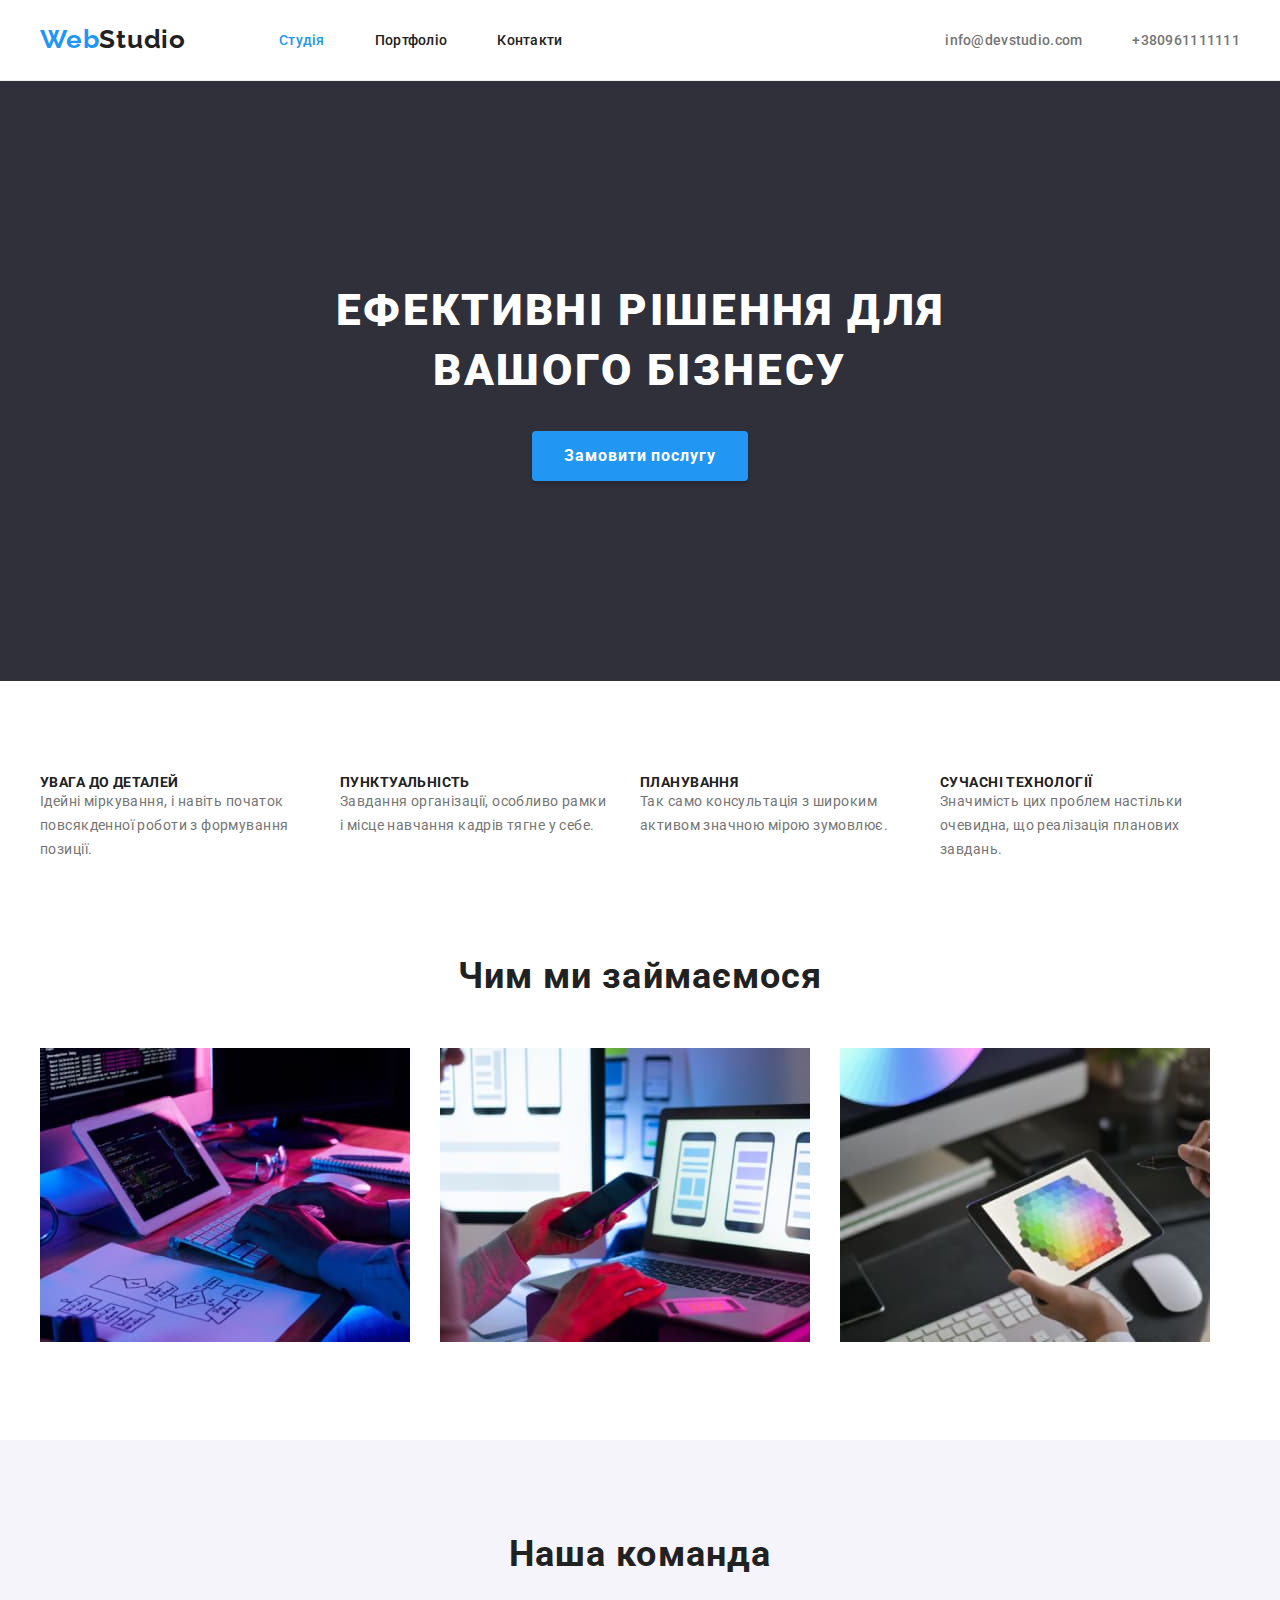
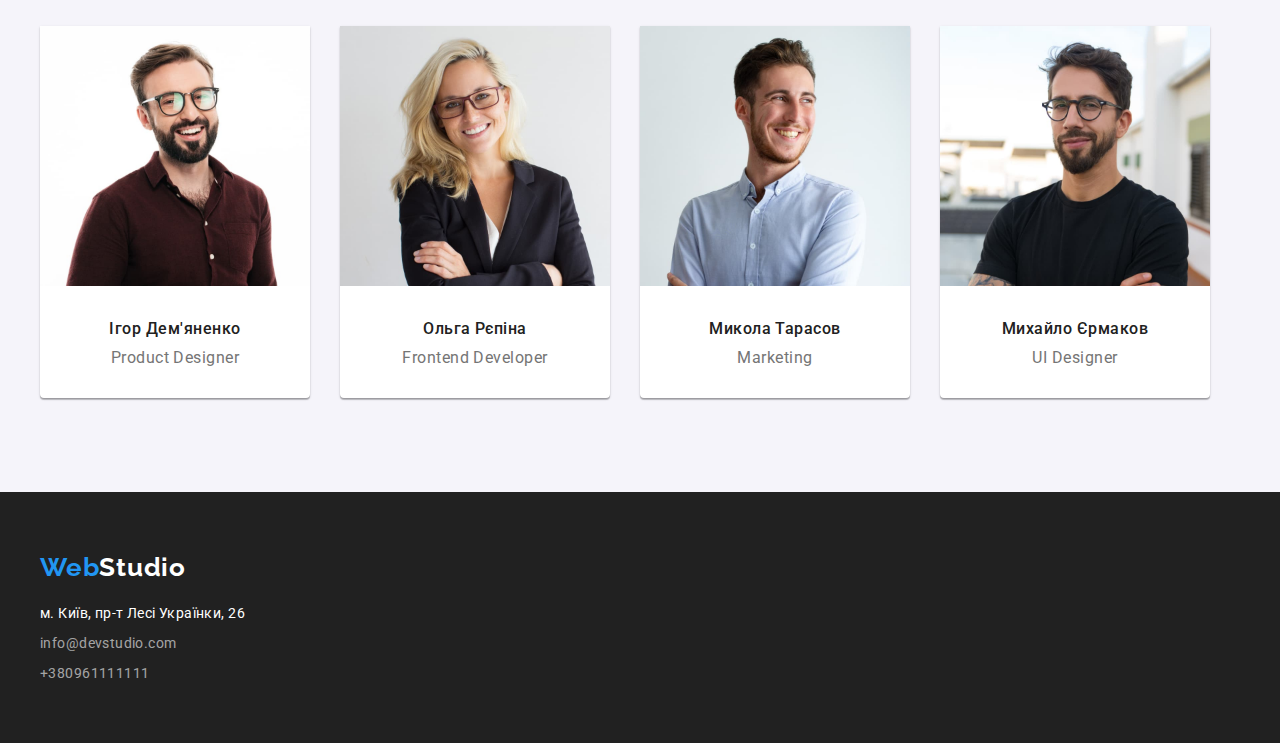
<file: index.html>
<!DOCTYPE html>
<html lang="en">
  <head>
    <meta charset="UTF-8" />
    <meta http-equiv="X-UA-Compatible" content="IE=edge" />
    <meta name="viewport" content="width=device-width, initial-scale=1.0" />
    <title>Document</title>
    <link rel="preconnect" href="https://fonts.googleapis.com" />
    <link rel="preconnect" href="https://fonts.gstatic.com" crossorigin />
    <link
      rel="stylesheet"
      href="https://cdnjs.cloudflare.com/ajax/libs/modern-normalize/1.1.0/modern-normalize.min.css"
      integrity="sha512-wpPYUAdjBVSE4KJnH1VR1HeZfpl1ub8YT/NKx4PuQ5NmX2tKuGu6U/JRp5y+Y8XG2tV+wKQpNHVUX03MfMFn9Q=="
      crossorigin="anonymous"
      referrerpolicy="no-referrer"
    />
    <link
      href="https://fonts.googleapis.com/css2?family=Raleway:wght@700&family=Roboto:wght@400;500;700;900&display=swap"
      rel="stylesheet"
    />
    <link rel="stylesheet" href="./css/style.css" />
  </head>
  <body>
    <header class="header">
      <div class="container flex">
        <a class="logo" href="./index.html" target="blank"><span class="web">Web</span>Studio </a>
        <nav class="navigation">
          <ul class="site-nav">
            <li><a class="site-nav-link active" href="./index.html">Студія</a></li>
            <li><a class="site-nav-link" href="./portfolio.html">Портфоліо</a></li>
            <li><a class="site-nav-link" href="#">Контакти</a></li>
          </ul>
        </nav>
        <ul class="contacts">
          <li><a class="contact" href="mailto:info@devstudio.com">info@devstudio.com</a></li>
          <li><a class="contact" href="tel:380961111111">+380961111111</a></li>
        </ul>
      </div>
    </header>
    <main>
      <section class="bisnes">
        <div class="container">
          <h1 class="bisnes-title">Ефективні рішення для вашого бізнесу</h1>
          <button type="button" class="bisnes-button">Замовити послугу</button>
        </div>
      </section>
      <section class="advan section">
        <div class="container">
          <h2 class="hidden">Наші переваги</h2>
          <ul class="advan-list">
            <li class="advan-item">
              <h3 class="advan-title">УВАГА ДО ДЕТАЛЕЙ</h3>
              <p class="advan-text">
                Ідейні міркування, і навіть початок повсякденної роботи з формування позиції.
              </p>
            </li>
            <li class="advan-item">
              <h3 class="advan-title">ПУНКТУАЛЬНІСТЬ</h3>
              <p class="advan-text">
                Завдання організації, особливо рамки і місце навчання кадрів тягне у себе.
              </p>
            </li>
            <li class="advan-item">
              <h3 class="advan-title">ПЛАНУВАННЯ</h3>
              <p class="advan-text">
                Так само консультація з широким активом значною мірою зумовлює.
              </p>
            </li>
            <li class="advan-item">
              <h3 class="advan-title">СУЧАСНІ ТЕХНОЛОГІЇ</h3>
              <p class="advan-text">
                Значимість цих проблем настільки очевидна, що реалізація планових завдань.
              </p>
            </li>
          </ul>
        </div>
      </section>
      <section class="work section">
        <div class="container">
          <h2 class="work-title">Чим ми займаємося</h2>
          <ul class="work-list">
            <li class="work-item">
              <img src="./images/comp.jpg" alt="software-for-computers" width="370" height="294" />
            </li>
            <li class="work-item">
              <img
                src="./images/mob.jpg"
                alt="programs-for-mobile-devices"
                width="370"
                height="294"
              />
            </li>
            <li class="work-item">
              <img src="./images/desng.jpg" alt="web-ui-designers" width="370" height="294" />
            </li>
          </ul>
        </div>
      </section>
      <section class="command section">
        <div class="container">
          <h2 class="command-title">Наша команда</h2>
          <ul class="command-list">
            <li class="command-card">
              <img
                class="command-img"
                src="./images/ihor.jpg"
                alt="product-dsigner"
                width="270"
                height="260"
              />
              <h3 class="command-people">Ігор Дем'яненко</h3>
              <p class="command-position">Product Designer</p>
            </li>
            <li class="command-card">
              <img
                class="command-img"
                src="./images/olga.jpg"
                alt="frontend-developer"
                width="270"
                height="260"
              />
              <h3 class="command-people">Ольга Рєпіна</h3>
              <p class="command-position">Frontend Developer</p>
            </li>
            <li class="command-card">
              <img
                class="command-img"
                src="./images/mykola.jpg"
                alt="marketing"
                width="270"
                height="260"
              />
              <h3 class="command-people">Микола Тарасов</h3>
              <p class="command-position">Marketing</p>
            </li>
            <li class="command-card">
              <img
                class="command-img"
                src="./images/mykhaylo.jpg"
                alt="ui-designer"
                width="270"
                height="260"
              />
              <h3 class="command-people">Михайло Єрмаков</h3>
              <p class="command-position">UI Designer</p>
            </li>
          </ul>
        </div>
      </section>
    </main>
    <footer class="end">
      <div class="container foot">
        <a class="end-logo" href="#"> <span class="web">Web</span>Studio</a>
        <address>
          <ul>
            <li class="cont-ft">
              <a
                class="map"
                href="https://www.google.com/maps/place/%D0%B1%D1%83%D0%BB.+%D0%9B%D0%B5%D1%81%D0%B8+%D0%A3%D0%BA%D1%80%D0%B0%D0%B8%D0%BD%D0%BA%D0%B8,+26,+%D0%9A%D0%B8%D0%B5%D0%B2,+02000/@50.4265807,30.5383858,17z/data=!4m13!1m7!3m6!1s0x40d4cf0e033ecbe9:0x57a4dffefec77da0!2z0LHRg9C7LiDQm9C10YHQuCDQo9C60YDQsNC40L3QutC4LCAyNiwg0JrQuNC10LIsIDAyMDAw!3b1!8m2!3d50.4265807!4d30.5383858!3m4!1s0x40d4cf0e033ecbe9:0x57a4dffefec77da0!8m2!3d50.4265807!4d30.5383858"
                target="_blank"
                rel="noopener noreferrer"
              >
                м. Київ, пр-т Лесі Українки, 26</a
              >
            </li>
            <li class="cont-ft">
              <a class="contact-footer" href="mailto:info@devstudio.com">info@devstudio.com</a>
            </li>
            <li class="cont-ft">
              <a class="contact-footer" href="tel:380961111111">+380961111111</a>
            </li>
          </ul>
        </address>
      </div>
    </footer>
  </body>
</html>
</file>
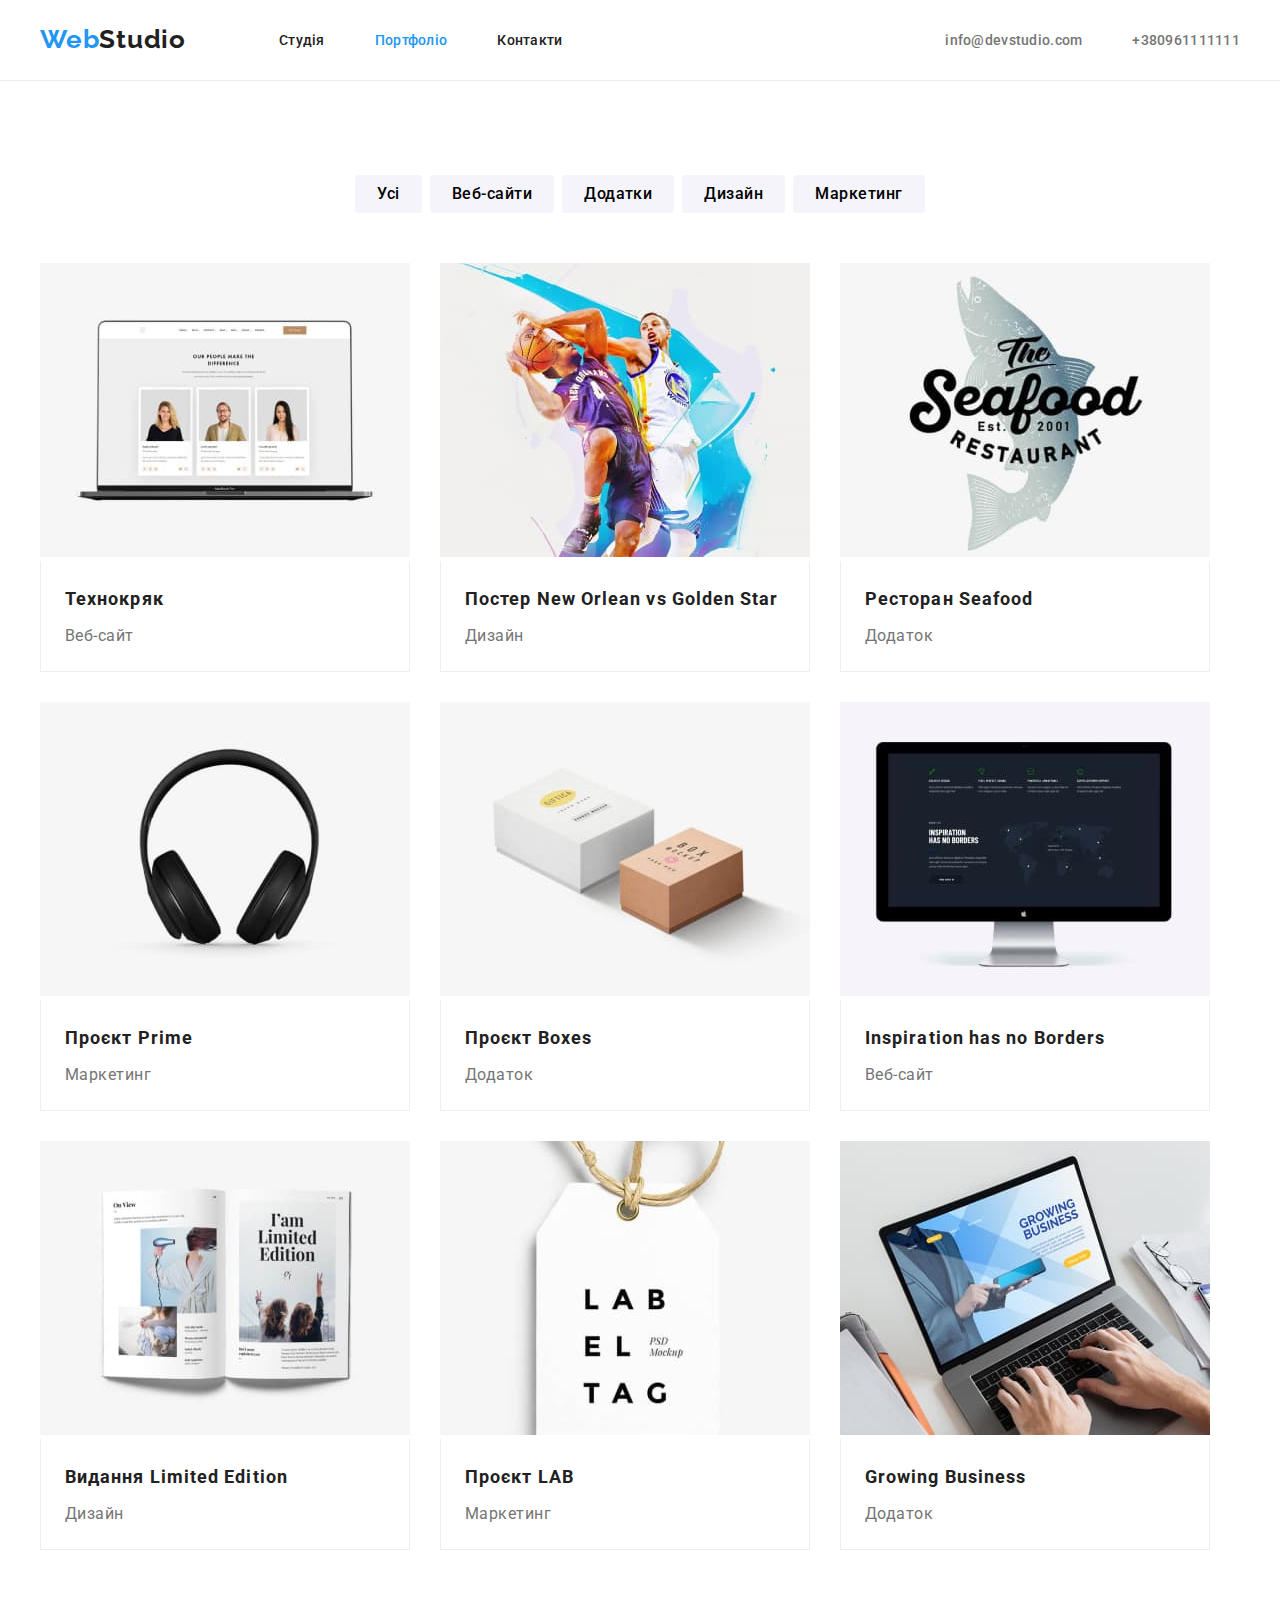
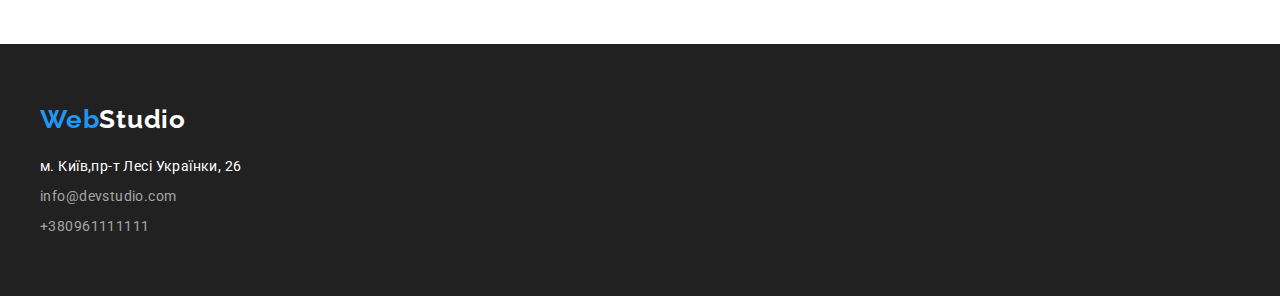
<file: portfolio.html>
<!DOCTYPE html>
<html lang="en">
  <head>
    <meta charset="UTF-8" />
    <meta http-equiv="X-UA-Compatible" content="IE=edge" />
    <meta name="viewport" content="width=device-width, initial-scale=1.0" />
    <title>Document</title>
    <link rel="preconnect" href="https://fonts.googleapis.com" />
    <link rel="preconnect" href="https://fonts.gstatic.com" crossorigin />
    <link
      rel="stylesheet"
      href="https://cdnjs.cloudflare.com/ajax/libs/modern-normalize/1.1.0/modern-normalize.min.css"
      integrity="sha512-wpPYUAdjBVSE4KJnH1VR1HeZfpl1ub8YT/NKx4PuQ5NmX2tKuGu6U/JRp5y+Y8XG2tV+wKQpNHVUX03MfMFn9Q=="
      crossorigin="anonymous"
      referrerpolicy="no-referrer"
    />
    <link
      href="https://fonts.googleapis.com/css2?family=Raleway:wght@700&family=Roboto:wght@400;500;700;900&display=swap"
      rel="stylesheet"
    />
    <link rel="stylesheet" href="./css/style.css" />
  </head>
  <body>
    <header class="header">
      <div class="container flex">
        <a class="logo" href="./index.html" target="blank"><span class="web">Web</span>Studio </a>
        <nav class="navigation">
          <ul class="site-nav">
            <li><a class="site-nav-link" href="./index.html">Студія</a></li>
            <li><a class="site-nav-link active" href="./portfolio.html">Портфоліо</a></li>
            <li><a class="site-nav-link" href="#">Контакти</a></li>
          </ul>
        </nav>
        <ul class="contacts">
          <li><a class="contact" href="mailto:info@devstudio.com">info@devstudio.com</a></li>
          <li><a class="contact" href="tel:380961111111">+380961111111</a></li>
        </ul>
      </div>
    </header>

    <main>
      <section class="portfolio section">
        <div class="container">
          <h1 class="hidden">Photo</h1>
          <ul class="portfolio-nav">
            <li>
              <button class="nav-button" type="button">Усі</button>
            </li>
            <li>
              <button class="nav-button" type="button">Веб-сайти</button>
            </li>
            <li>
              <button class="nav-button" type="button">Додатки</button>
            </li>
            <li>
              <button class="nav-button" type="button">Дизайн</button>
            </li>
            <li>
              <button class="nav-button" type="button">Маркетинг</button>
            </li>
          </ul>
          <ul class="portfolio-photo">
            <li class="card">
              <a class="photo-link" href="#">
                <img src="./images/portfolio1.jpg" alt="Технокряк" width="370" />
                <div class="card-info">
                  <h2 class="photo-name">Технокряк</h2>
                  <p class="photo-text">Веб-сайт</p>
                </div>
              </a>
            </li>
            <li class="card">
              <a class="photo-link" href="#">
                <img
                  class="photo-line"
                  src="./images/portfolio2.jpg"
                  alt="Постер New Orlean vs Golden Star"
                  width="370"
                />
                <div class="card-info">
                  <h2 class="photo-name">Постер New Orlean vs Golden Star</h2>
                  <p class="photo-text">Дизайн</p>
                </div>
              </a>
            </li>
            <li class="card">
              <img src="./images/portfolio3.jpg" alt="Ресторан Seafood" width="370" />
              <div class="card-info">
                <h2 class="photo-name">Ресторан Seafood</h2>
                <p class="photo-text">Додаток</p>
              </div>
            </li>
            <li class="card">
              <a class="photo-link" href="#">
                <img src="./images/portfolio4.jpg" alt="Проєкт Prime" width="370" />
                <div class="card-info">
                  <h2 class="photo-name">Проєкт Prime</h2>
                  <p class="photo-text">Маркетинг</p>
                </div>
              </a>
            </li>
            <li class="card">
              <a class="photo-link" href="#">
                <img src="./images/portfolio5.jpg" alt="Проєкт Boxes" width="370" />
                <div class="card-info">
                  <h2 class="photo-name">Проєкт Boxes</h2>
                  <p class="photo-text">Додаток</p>
                </div>
              </a>
            </li>
            <li class="card">
              <a class="photo-link" href="#">
                <img src="./images/portfolio6.jpg" alt="Inspiration has no Borders" width="370" />
                <div class="card-info">
                  <h2 class="photo-name">Inspiration has no Borders</h2>
                  <p class="photo-text">Веб-сайт</p>
                </div>
              </a>
            </li>
            <li class="card">
              <a class="photo-link" href="#">
                <img src="./images/portfolio7.jpg" alt="Видання Limited Edition" width="370" />
                <div class="card-info">
                  <h2 class="photo-name">Видання Limited Edition</h2>
                  <p class="photo-text">Дизайн</p>
                </div>
              </a>
            </li>
            <li class="card">
              <a class="photo-link" href="#">
                <img src="./images/portfolio8.jpg" alt="Проєкт LAB" width="370" />
                <div class="card-info">
                  <h2 class="photo-name">Проєкт LAB</h2>
                  <p class="photo-text">Маркетинг</p>
                </div>
              </a>
            </li>
            <li class="card">
              <a class="photo-link" href="#">
                <img src="./images/portfolio9.jpg" alt="Growing Business" width="370" />
                <div class="card-info">
                  <h2 class="photo-name">Growing Business</h2>
                  <p class="photo-text">Додаток</p>
                </div>
              </a>
            </li>
          </ul>
        </div>
      </section>
    </main>

    <footer class="end">
      <div class="container foot">
        <a class="end-logo" href="#"> <span class="web">Web</span>Studio</a>
        <address>
          <ul>
            <li class="cont-ft">
              <a
                class="map"
                href="https://www.google.com/maps/place/%D0%B1%D1%83%D0%BB.+%D0%9B%D0%B5%D1%81%D0%B8+%D0%A3%D0%BA%D1%80%D0%B0%D0%B8%D0%BD%D0%BA%D0%B8,+26,+%D0%9A%D0%B8%D0%B5%D0%B2,+02000/@50.4265807,30.5383858,17z/data=!4m13!1m7!3m6!1s0x40d4cf0e033ecbe9:0x57a4dffefec77da0!2z0LHRg9C7LiDQm9C10YHQuCDQo9C60YDQsNC40L3QutC4LCAyNiwg0JrQuNC10LIsIDAyMDAw!3b1!8m2!3d50.4265807!4d30.5383858!3m4!1s0x40d4cf0e033ecbe9:0x57a4dffefec77da0!8m2!3d50.4265807!4d30.5383858"
                target="_blank"
                rel="noopener noreferrer"
              >
                м. Київ,пр-т Лесі Українки, 26</a
              >
            </li>
            <li class="cont-ft">
              <a class="contact-footer" href="mailto:info@devstudio.com">info@devstudio.com</a>
            </li>
            <li class="cont-ft">
              <a class="contact-footer" href="tel:380961111111">+380961111111</a>
            </li>
          </ul>
        </address>
      </div>
    </footer>
  </body>
</html>
</file>
<file: css/style.css>
:root{
    --primary-text-color: #F5F5F5;
    --titile-text-color:#212121;
    --accent-color: #2196F3;
    --text-color: #757575;
    --background-color:#2F303A;
    --accent-white-color:#FFFFFF;
    --background-button: #F5F4FA;
    --contact-color:rgba(255, 255, 255, 0.6);
    --color-bottom:#ECECEC;
    --color-card-info:#EEEEEE;
    --color-active-button:#188CE8;

}
/*цвет основного текста #212121*/
/*вторичный цвет текста #757575*/
/*акцент цвет #2196F3*/
/* черный цвет фона #2F303A */

body{ 
   font-family: 'Roboto', sans-serif;
   color: var(--titile-text-color);
   margin: 0;
   
}
h1,h2,h3,h4,h5,h6,p,ul,ol,li{
    margin: 0 ;
    padding: 0 ;
}

ul,
ol{
    list-style: none;
    
}

.container{
    max-width: 1200px;
    padding: 0 15px;
    margin: 0 auto;
  
}
.section{
    padding-top: 94px;
    padding-bottom: 94px;
}



/* header */
.header{
    border-bottom: 1px solid var(--color-bottom)
    
}

.flex{
display: flex;
align-items: center;
}

/* site nav */

.logo{
font-family: 'Raleway';
    font-style: normal;
    font-weight: 700;
    font-size: 26px;
    line-height: 1.19;
    letter-spacing: 0.03em;
    color: var(--titile-text-color);
    text-decoration: none;
    padding: 24px 0px 25px 0px;

 }

.web{
    color: var(--accent-color);
    font-size: 26px;
   
}

.navigation{
    margin-left: 93px ;
    margin-right: auto;
}
.site-nav{
    list-style: none;
    display: flex;
    gap: 50px;
}
.site-nav-link{
    color: var(--titile-text-color);
        font-weight: 500;
        font-size: 14px;
        line-height: 1.14;
        letter-spacing: 0.02em;
        text-decoration: none;
        
}
.site-nav-link:focus,
.site-nav-link:hover
{
    color: var(--accent-color);}

.contacts{
    list-style: none;
    display: flex;
        gap: 50px;
}
.contact{
font-weight: 500;
    font-size: 14px;
    line-height: 1.14;
    letter-spacing: 0.02em;
    color: var(--text-color);
    text-decoration: none;
    font-style: normal;
   
}
.contact:focus,
.contact:hover
{
    color: var(--accent-color);
    }
/* bisness section */
.bisnes{
    background-color:  var(--background-color);
    padding: 200px 0;
    text-align: center;
   
}


/* button */
.bisnes-button{
    font-family: 'Roboto';
        font-style: normal;
        font-weight: 700;
        font-size: 16px;
        line-height: 1.87;
        align-items: center;
        text-align: center;
        letter-spacing: 0.06em;
        color: var(--accent-white-color);
        background-color: var(--accent-color) ;
        box-shadow: 0px 4px 4px rgba(0, 0, 0, 0.15);
        border-radius: 4px;
        border: none;
        padding: 10px 32px;
        cursor: pointer;
                  
}

.bisnes-button:hover,
.bisnes-button:focus
{
background-color: var(--color-active-button) ;
}

.bisnes-title{
        font-weight: 900;
        font-size: 44px;
        line-height: 1.36;
        text-align: center;
        letter-spacing: 0.06em;
        text-transform: uppercase;
        color: var(--accent-white-color);
        margin: 0 auto 30px;
        max-width: 696px;
}
.hidden{
position: absolute;
    white-space: nowrap;
    width: 1px;
    height: 1px;
    overflow: hidden;
    border: 0;
    padding: 0;
    clip: rect(0 0 0 0);
    clip-path: inset(50%);
    margin: -1px;
}
   

/* advan section */


.advan-list{
    list-style: none;
    display: flex;
    
    }


.advan-item{
   max-width: 270px;
  
}

.advan-item:not(:last-child){
    margin-right: 30px;
}

.advan-title{
    font-weight: 700;
        font-size: 14px;
        line-height: 1.14;
        letter-spacing: 0.03em;
        text-transform: uppercase;
}
.advan-text{
    font-weight: 400;
        font-size: 14px;
        line-height: 1.71;
        letter-spacing: 0.03em;
        color:var(--text-color) ;
}

/* work section */
.work.section {
padding: 0 0 94px 0;
}

.work-title{
    font-weight: 700;
        font-size: 36px;
        line-height: 1.16;
        text-align: center;
        letter-spacing: 0.03em;
        margin-bottom: 50px ;

}
.work-list{
    list-style: none;
    display: flex;
        }

.work-item:not(:last-child) {
    margin-right: 30px;
}

/* command section */
.command{
    background-color: var(--background-button);
}
.command-title{
    font-weight: 700;
        font-size: 36px;
        line-height: 1.16;
        text-align: center;
        letter-spacing: 0.03em;
        margin-bottom: 50px;
}
.command-list{
    list-style: none;
    display: flex;
    }

.command-card{
    background: var(--accent-white-color);
        box-shadow: 0px 1px 3px rgba(0, 0, 0, 0.12), 0px 1px 1px rgba(0, 0, 0, 0.14), 0px 2px 1px rgba(0, 0, 0, 0.2);
        border-radius: 0px 0px 4px 4px;
        max-width: 270px;
}

.command-card:not(:last-child){
margin-right: 30px;
}

.command-img{
    margin-bottom: 30px;
}
.command-people{
    font-weight: 500;
        font-size: 16px;
        line-height: 1.18;
        text-align: center;
        letter-spacing: 0.03em;
        margin-bottom: 10px;
}
.command-position{
        font-size: 16px;
        line-height: 1.18;
        text-align: center;
        letter-spacing: 0.03em;
        color: var(--text-color);
        margin-bottom: 30px;
}
/* footer */
.end{
  
    background-color: var(--titile-text-color);
    padding: 60px 0;
}

.end-logo{
    font-family: 'Raleway';
        font-style: normal;
        font-weight: 700;
        font-size: 26px;
        line-height: 1.19;
        letter-spacing: 0.03em;
        color: var(--accent-white-color);
        text-decoration: none;
        margin-bottom: 20px;
        display: inline-block;
}
.map{
    font-weight: 400;
        font-size: 14px;
        line-height: 1.71;
        letter-spacing: 0.03em;
        color: var(--accent-white-color);
        text-decoration: none;
        font-style: normal;
}


/* Porfolio */

.portfolio-nav{
    display: flex;
    justify-content:center;
    gap: 8px;
    margin-bottom: 50px;
      
}

.nav-button
{
    font-family: 'Roboto';
    font-weight: 500;
    font-size: 16px;
    line-height: 1.62;
    letter-spacing: 0.03em;
    background-color: var(--background-button);
    border: none;
    border-radius: 4px;
    cursor: pointer;
    padding: 6px 22px;

}

.nav-button:focus,
.nav-button:hover {
    color: var(--accent-white-color);
    background: var(--accent-color);
    box-shadow: 0px 3px 1px rgba(0, 0, 0, 0.1),
        0px 1px 2px rgba(0, 0, 0, 0.6),
        0px 2px 2px rgba(0, 0, 0, 0.12);

}


/* portfolio photo */
.portfolio-photo{
   display: flex;
   flex-wrap:wrap;
   gap: 30px;
  

}
/* .card{
    width: 370px;
    margin: 0 30px 30px 0;
}
.card:nth-child(3n){
margin-right: 0;
}

.card:nth-last-child(-n + 3) {
margin-bottom: 0;
} */

.card-info{
    padding: 20px 24px;
    border: 1px solid var(--color-card-info);
    border-top: 0;
}

.photo-name{
        font-weight: 700;
        font-size: 18px;
        line-height: 2;
        letter-spacing: 0.06em;
        color: var(--titile-text-color);
        margin-bottom: 4px;
}
  .photo-text{
        font-size: 16px;
        line-height: 1.87;
        letter-spacing: 0.03em;
        color: var(--text-color);
  }  
  .photo-link{
    text-decoration: none ;
  }
  .contact-footer{
    color: var(--contact-color);
    font-style: normal;
    text-decoration: none;
    font-size: 14px;
    line-height: 1.71;
        
    
        letter-spacing: 0.03em;
  }
.contact-footer:focus,
.contact-footer:hover {
color: var(--accent-color);
           }

.map:focus,
.map:hover {
color: var(--accent-color);
                   }

.active{
   color: var(--accent-color); 
}    


.cont-ft:not(:last-child) {
    margin-bottom: 9px;
}

.cont-ft{
    height: 21px;
}
</file>
